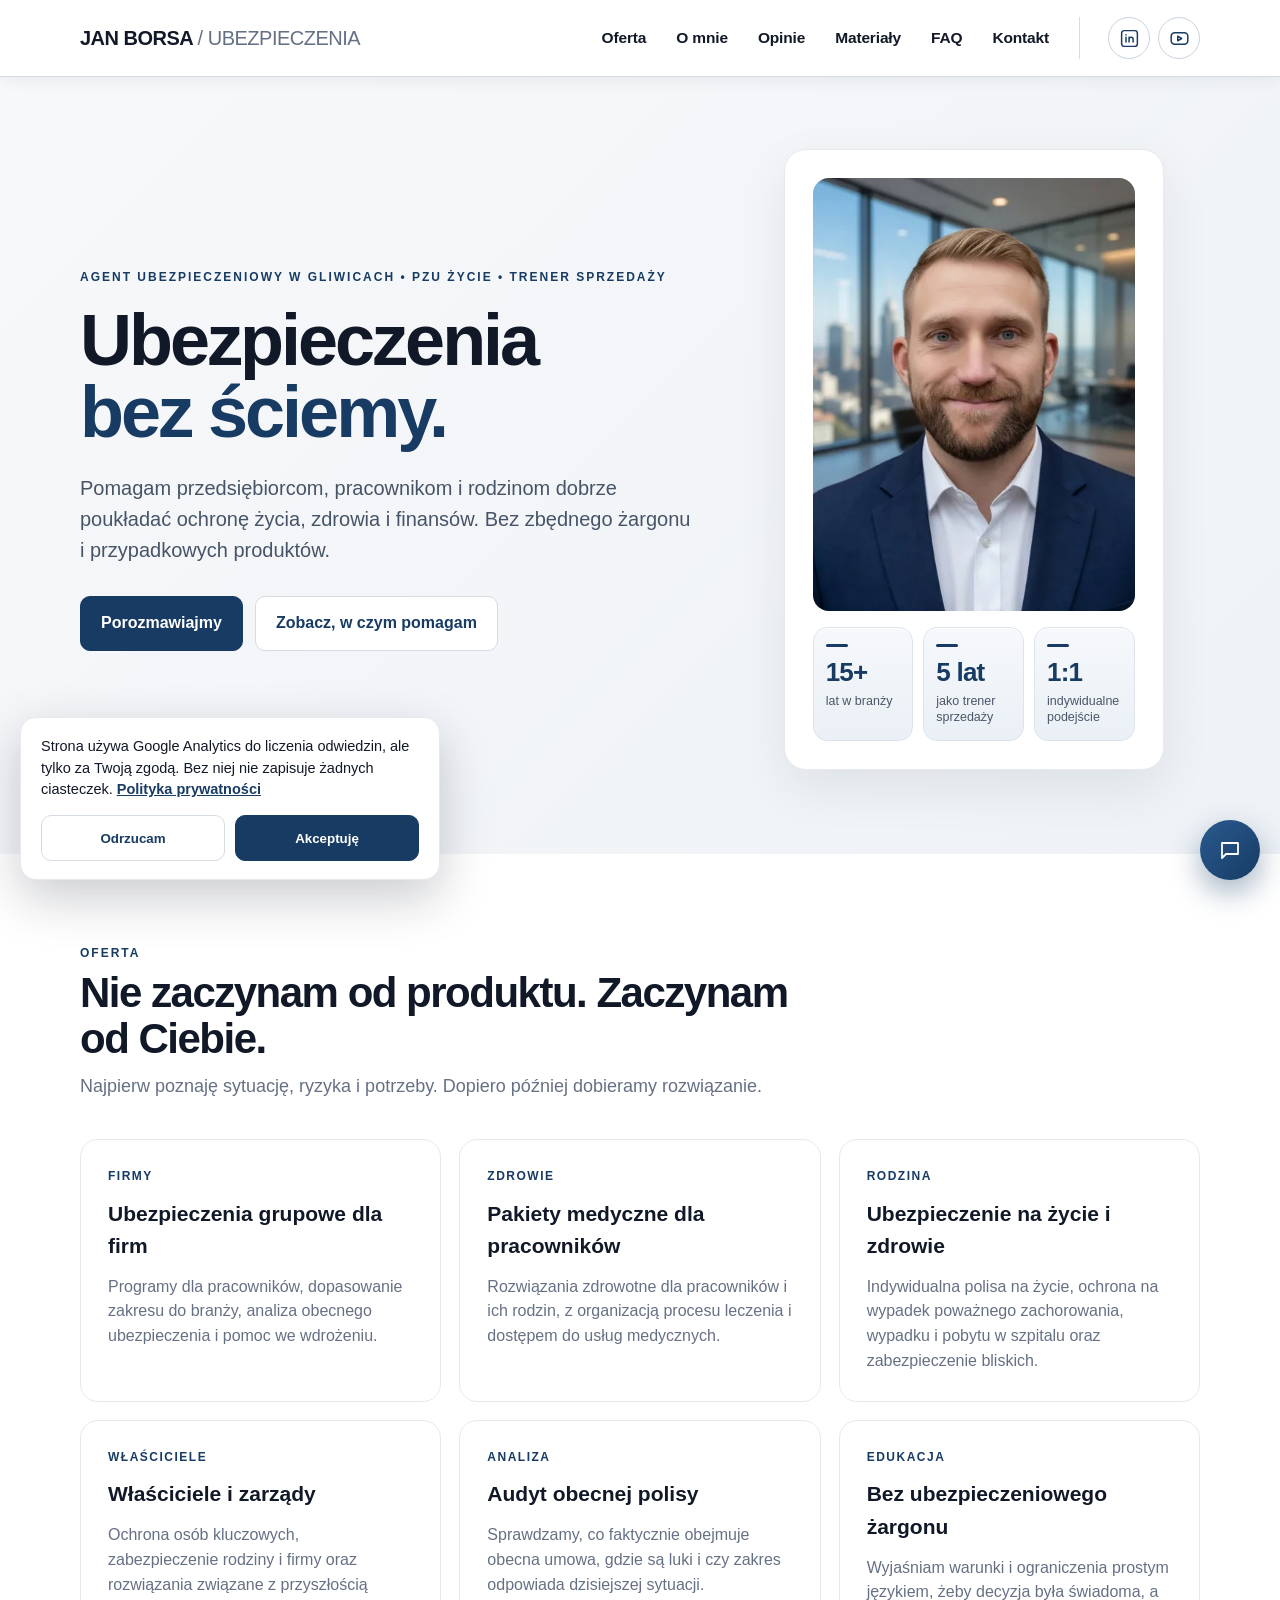
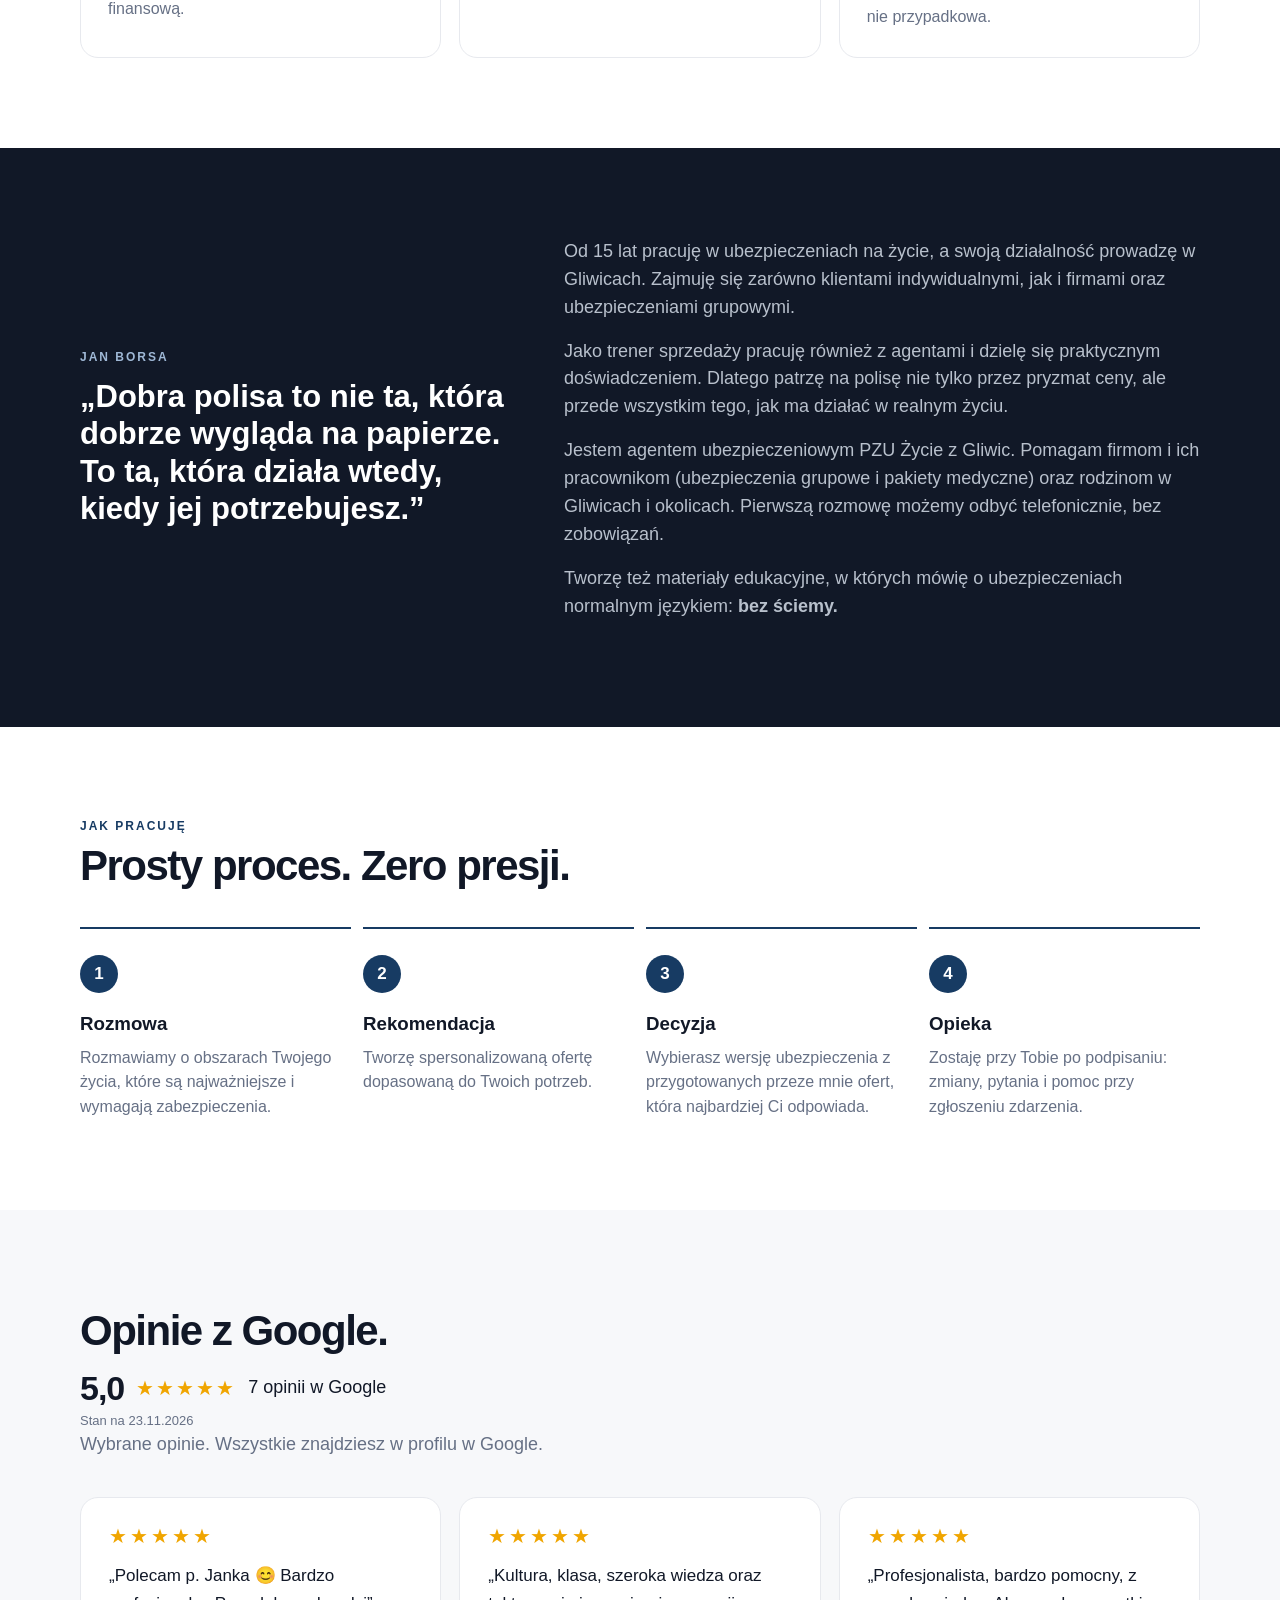
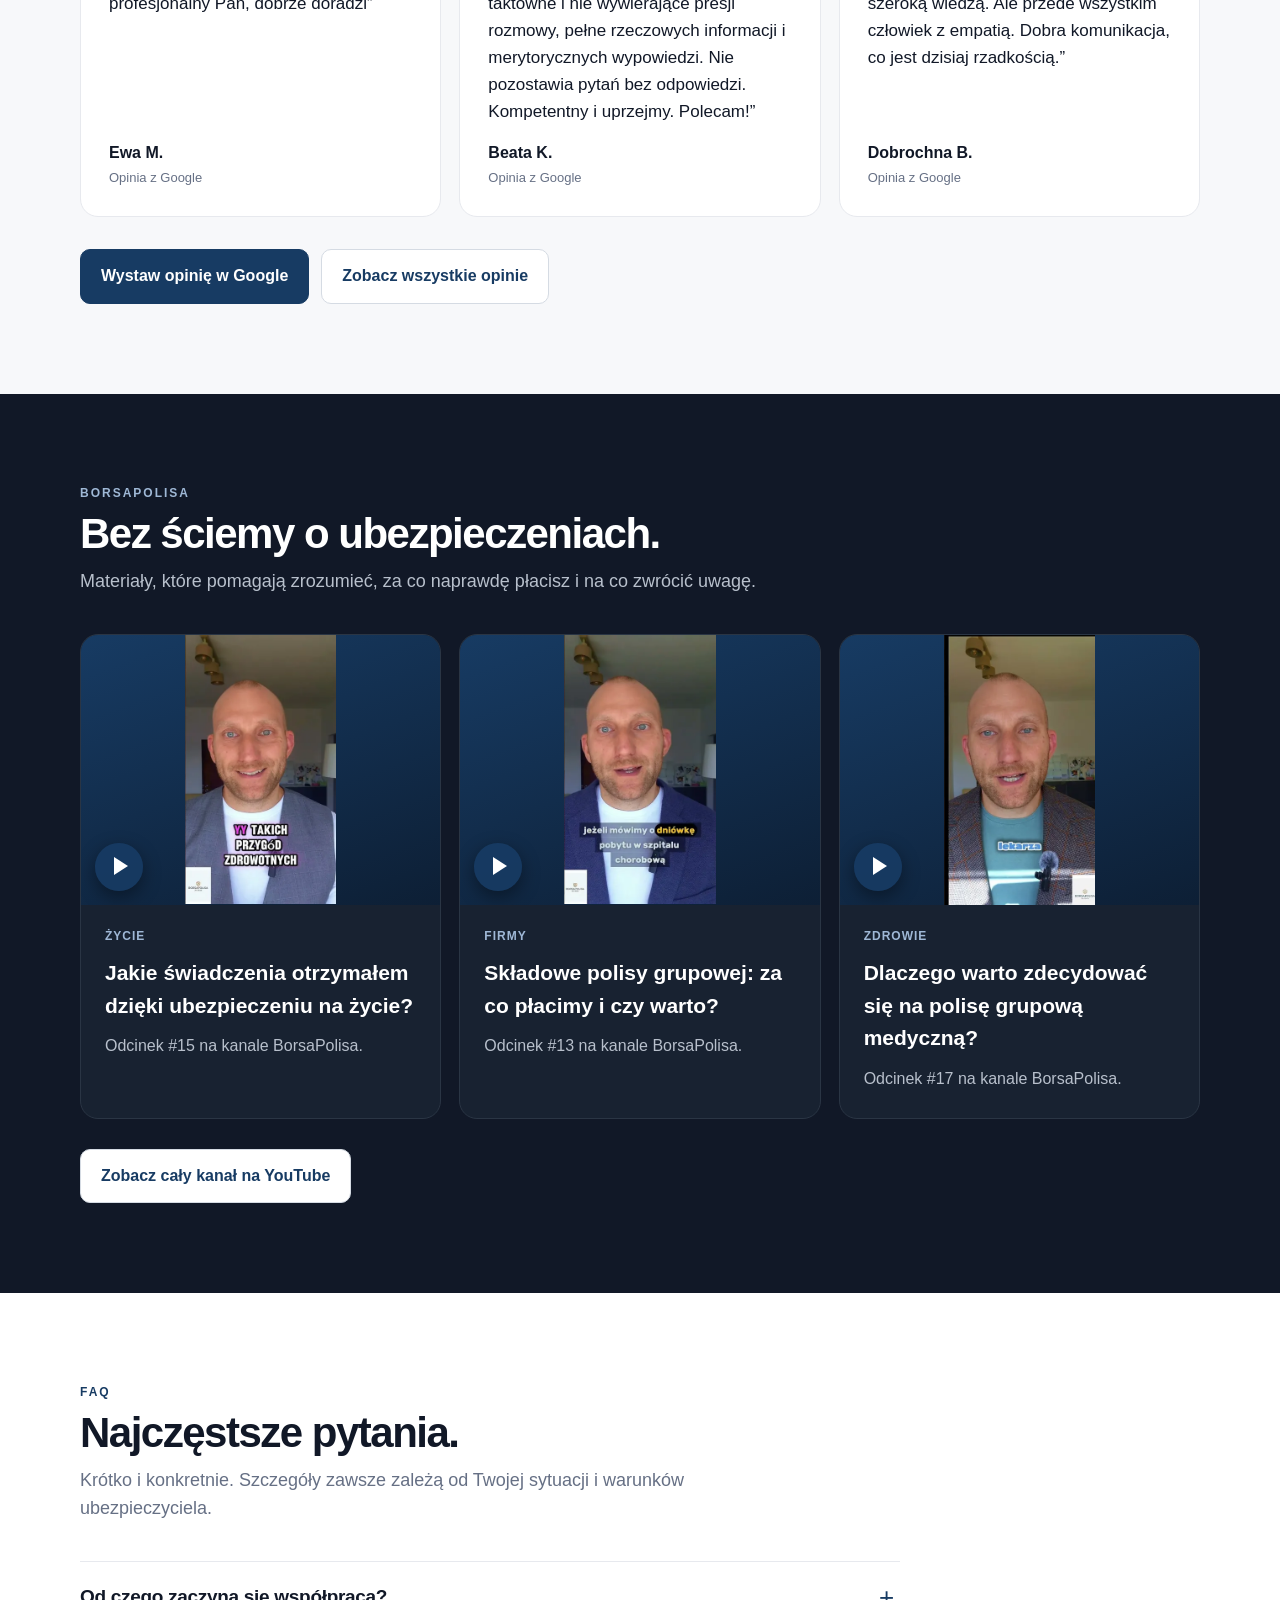
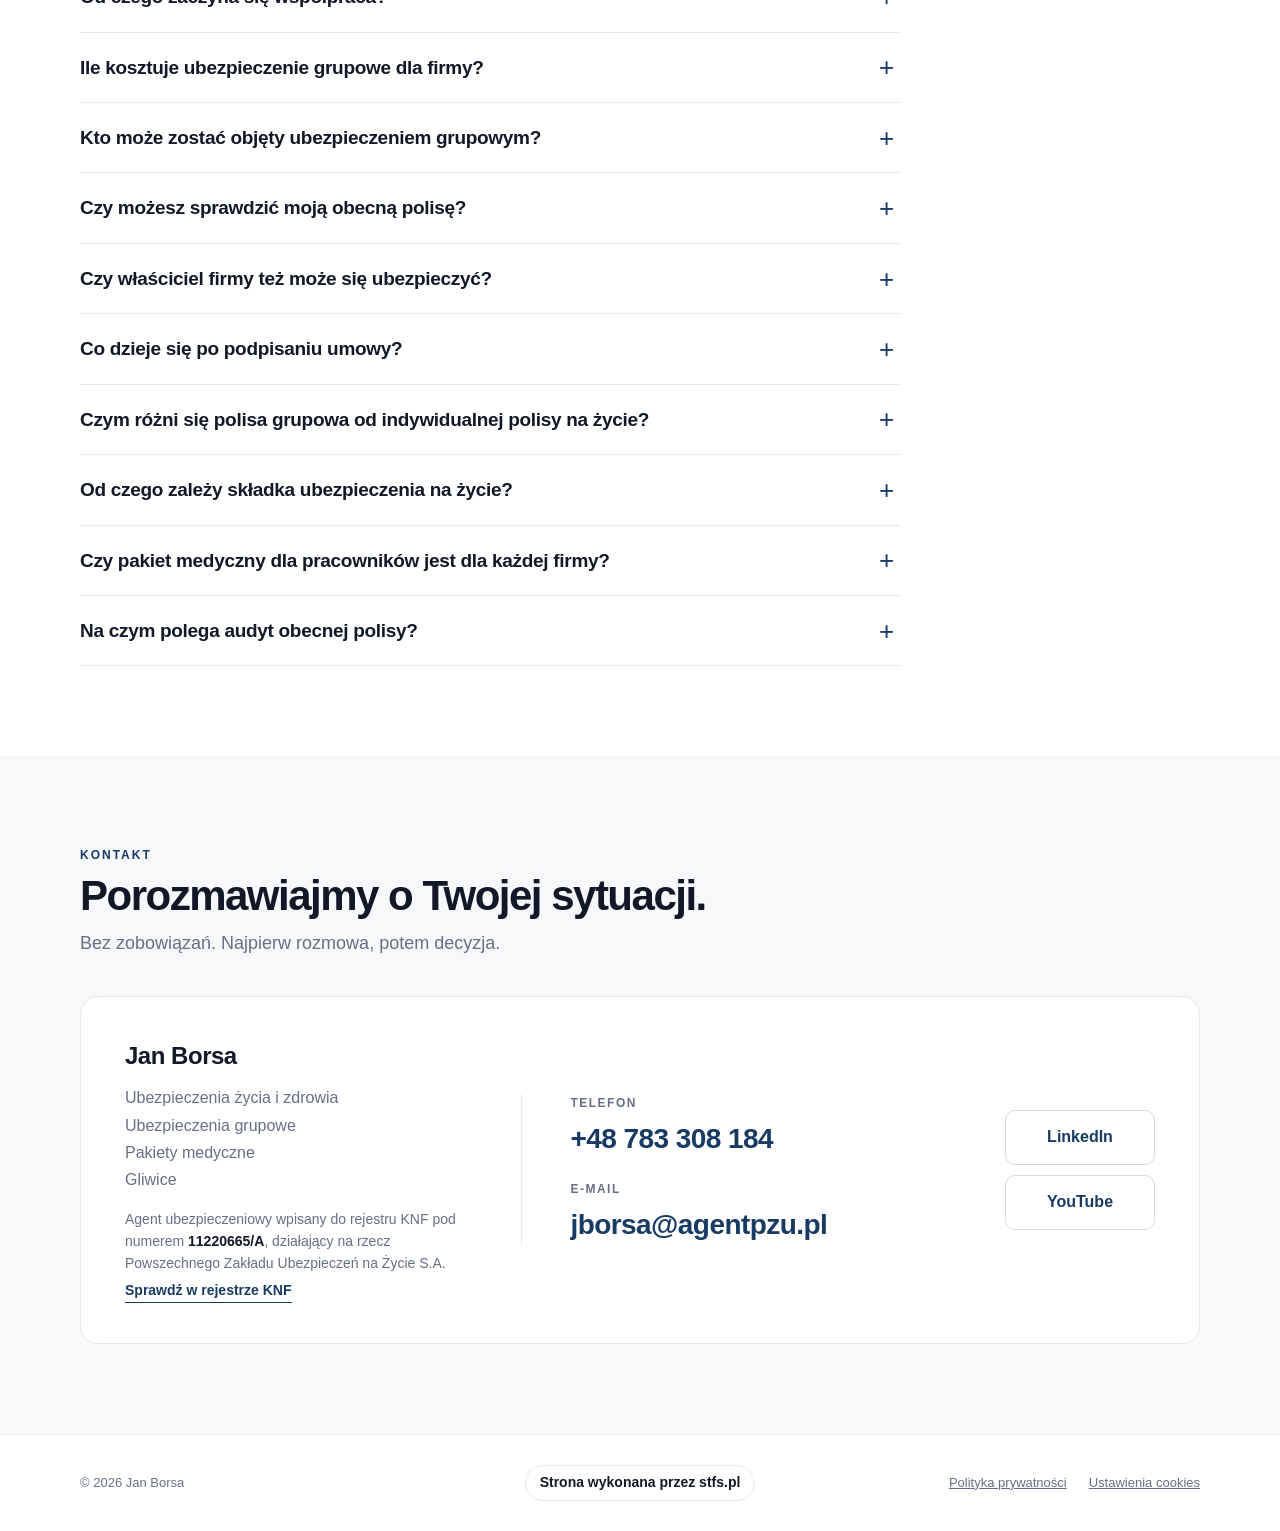
<file: index.html>
<!DOCTYPE html>
<html lang="pl">
<head>
<meta charset="utf-8">
<meta name="viewport" content="width=device-width,initial-scale=1">
<title>Jan Borsa: ubezpieczenia na życie i grupowe w Gliwicach</title>
<meta name="description" content="Jan Borsa, agent ubezpieczeniowy w Gliwicach. Ubezpieczenia na życie, ubezpieczenia grupowe dla firm i pakiety medyczne dla pracowników. 15 lat doświadczenia.">
<meta name="ga-id" content="G-WTMNRVYCN1">
<meta name="theme-color" content="#173b63">
<meta property="og:title" content="Jan Borsa: ubezpieczenia na życie i grupowe w Gliwicach">
<meta property="og:description" content="Agent ubezpieczeniowy w Gliwicach: ubezpieczenia na życie, ubezpieczenia grupowe dla firm i pakiety medyczne dla pracowników.">
<meta property="og:type" content="website">
<meta property="og:site_name" content="Jan Borsa">
<meta property="og:url" content="https://janborsa.pl/">
<meta property="og:locale" content="pl_PL">
<meta property="og:image" content="https://janborsa.pl/og-image.png">
<meta name="twitter:card" content="summary_large_image">
<link rel="canonical" href="https://janborsa.pl/">
<script type="application/ld+json">{"@context":"https://schema.org","@type":"FAQPage","mainEntity":[{"@type":"Question","name":"Od czego zaczyna się współpraca?","acceptedAnswer":{"@type":"Answer","text":"Od krótkiej rozmowy o Twojej sytuacji: rodzinie, firmie, obecnych zabezpieczeniach i obawach. Dopiero potem pokazuję rozwiązania."}},{"@type":"Question","name":"Ile kosztuje ubezpieczenie grupowe dla firmy?","acceptedAnswer":{"@type":"Answer","text":"Składka zależy między innymi od liczby osób, branży i wybranego zakresu. Po rozmowie przygotowuję wariant dopasowany do firmy, bez zobowiązań."}},{"@type":"Question","name":"Kto może zostać objęty ubezpieczeniem grupowym?","acceptedAnswer":{"@type":"Answer","text":"To zależy od warunków konkretnej oferty. Sprawdzamy, czy obejmuje pracowników na etacie, zleceniu czy B2B, zanim podejmiesz decyzję."}},{"@type":"Question","name":"Czy możesz sprawdzić moją obecną polisę?","acceptedAnswer":{"@type":"Answer","text":"Tak. Przechodzimy przez zakres, wyłączenia i sumy ubezpieczenia, żeby ocenić, czy polisa odpowiada Twojej dzisiejszej sytuacji."}},{"@type":"Question","name":"Czy właściciel firmy też może się ubezpieczyć?","acceptedAnswer":{"@type":"Answer","text":"Tak. Dla właścicieli, wspólników i osób kluczowych są osobne rozwiązania, które zabezpieczają rodzinę i ciągłość firmy."}},{"@type":"Question","name":"Co dzieje się po podpisaniu umowy?","acceptedAnswer":{"@type":"Answer","text":"Zostaję do Twojej dyspozycji. Pomagam w zmianach, pytaniach o zakres i w razie potrzeby przy zgłoszeniu zdarzenia."}},{"@type":"Question","name":"Czym różni się polisa grupowa od indywidualnej polisy na życie?","acceptedAnswer":{"@type":"Answer","text":"Polisa grupowa obejmuje pracowników jednej firmy w ramach jednej umowy, a zakres i składkę ustala się dla całej grupy. Indywidualna polisa na życie jest dopasowana do jednej osoby, jej rodziny i sytuacji finansowej. Pomagam wybrać rozwiązanie, które ma sens w Twoim przypadku."}},{"@type":"Question","name":"Od czego zależy składka ubezpieczenia na życie?","acceptedAnswer":{"@type":"Answer","text":"Zwykle od wieku, stanu zdrowia, zakresu ochrony, sumy ubezpieczenia i wykonywanego zawodu. Dokładną kwotę poznasz po rozmowie i ocenie ubezpieczyciela, bez zobowiązań."}},{"@type":"Question","name":"Czy pakiet medyczny dla pracowników jest dla każdej firmy?","acceptedAnswer":{"@type":"Answer","text":"Pakiet można dopasować do wielkości firmy i potrzeb pracowników. Warunki, takie jak minimalna liczba osób, zależą od oferty ubezpieczyciela, więc sprawdzam je, zanim przygotuję propozycję."}},{"@type":"Question","name":"Na czym polega audyt obecnej polisy?","acceptedAnswer":{"@type":"Answer","text":"Sprawdzam zakres, wyłączenia i sumy ubezpieczenia w obecnej umowie, wskazuję luki i porównuję je z Twoją dzisiejszą sytuacją, żebyś mógł świadomie zdecydować, co zostawić, a co zmienić."}}]}</script>
<script type="application/ld+json">{"@context":"https://schema.org","@type":"Person","name":"Jan Borsa","jobTitle":"Doradca ubezpieczeniowy, trener sprzedaży","description":"Agent ubezpieczeniowy w Gliwicach. Ubezpieczenia na życie, ubezpieczenia grupowe dla firm i pakiety medyczne dla pracowników. 15 lat doświadczenia.","url":"https://janborsa.pl/","sameAs":["https://www.linkedin.com/in/jan-teodor-borsa-3abaa2ab/","https://www.youtube.com/@borsapolisa"],"email":"jborsa@agentpzu.pl","telephone":"+48783308184","knowsAbout":["ubezpieczenia na życie","polisa na życie","ubezpieczenia grupowe","ubezpieczenia dla firm","pakiety medyczne dla pracowników","audyt polisy"],"address":{"@type":"PostalAddress","addressLocality":"Gliwice","addressCountry":"PL"},"areaServed":{"@type":"City","name":"Gliwice"}}</script>
<link rel="apple-touch-icon" href="images/apple-touch-icon.png">
<link rel="icon" href="favicon.ico" sizes="48x48">
<link rel="icon" type="image/svg+xml" href="favicon.svg">
<link rel="icon" type="image/png" sizes="96x96" href="images/favicon-96.png">
<link rel="icon" type="image/png" sizes="192x192" href="images/favicon-192.png">
<link rel="preload" as="image" type="image/webp" href="images/jan-borsa-hero-440.webp" imagesrcset="images/jan-borsa-hero-440.webp 440w, images/jan-borsa-hero-660.webp 660w, images/jan-borsa-hero-880.webp 880w" imagesizes="(max-width:800px) 90vw, 330px" fetchpriority="high">
<link rel="stylesheet" href="style.css?v=20261124e">
</head>
<body>
<a class="skip" href="#oferta">Przejdź do treści</a>

<header class="site-header">
<div class="container nav">
<a class="logo" href="./">JAN BORSA <span>/ UBEZPIECZENIA</span></a>
<div class="nav-right">
<nav class="nav-links" aria-label="Menu główne"><a href="#oferta">Oferta</a><a href="#o-mnie">O mnie</a><a href="#opinie">Opinie</a><a href="#media">Materiały</a><a href="#faq">FAQ</a><a href="#kontakt">Kontakt</a></nav>
<div class="nav-social">
<a href="https://www.linkedin.com/in/jan-teodor-borsa-3abaa2ab/" target="_blank" rel="noopener" aria-label="LinkedIn Jana Borsy"><svg viewBox="0 0 24 24" aria-hidden="true"><rect x="3" y="3" width="18" height="18" rx="3"/><path d="M8 10.5V16M8 7.8v.1M11.5 16v-3.2a2.3 2.3 0 0 1 4.6 0V16M11.5 10.5V16"/></svg></a>
<a href="https://www.youtube.com/@borsapolisa" target="_blank" rel="noopener" aria-label="Kanał BorsaPolisa na YouTube"><svg viewBox="0 0 24 24" aria-hidden="true"><rect x="2.5" y="5.5" width="19" height="13" rx="4"/><path d="M10 9.4v5.2l4.4-2.6L10 9.4Z"/></svg></a>
</div>
</div>
<button class="burger" id="burger" type="button" aria-label="Otwórz menu" aria-expanded="false" aria-controls="drawer"><span></span><span></span><span></span></button>
</div>
</header>

<div class="backdrop" id="backdrop"></div>
<aside class="drawer" id="drawer" aria-hidden="true" aria-label="Menu">
<div class="drawer-top"><div class="logo">JAN BORSA</div><button class="drawer-close" id="drawer-close" type="button" aria-label="Zamknij menu">&times;</button></div>
<ol>
<li><a href="#oferta">Oferta</a></li>
<li><a href="#o-mnie">O mnie</a></li>
<li><a href="#proces">Jak pracuję</a></li>
<li><a href="#opinie">Opinie</a></li>
<li><a href="#media">Materiały</a></li>
<li><a href="#faq">FAQ</a></li>
<li><a href="#kontakt">Kontakt</a></li>
</ol>
<div class="drawer-social"><a href="https://www.linkedin.com/in/jan-teodor-borsa-3abaa2ab/" target="_blank" rel="noopener">LinkedIn</a><a href="https://www.youtube.com/@borsapolisa" target="_blank" rel="noopener">YouTube</a></div>
<a class="btn" href="#kontakt">Porozmawiajmy</a>
</aside>

<main id="top">
<section class="hero" id="start">
<div class="container hero-grid">
<div>
<div class="eyebrow">Agent ubezpieczeniowy w Gliwicach • PZU Życie • trener sprzedaży</div>
<h1>Ubezpieczenia<br><span>bez ściemy.</span></h1>
<p class="lead">Pomagam przedsiębiorcom, pracownikom i rodzinom dobrze poukładać ochronę życia, zdrowia i finansów. Bez zbędnego żargonu i przypadkowych produktów.</p>
<div class="actions"><a class="btn" href="#kontakt">Porozmawiajmy</a><a class="btn light" href="#oferta">Zobacz, w czym pomagam</a></div>
</div>
<div class="hero-card">
<div class="avatar"><picture><source type="image/webp" srcset="images/jan-borsa-hero-440.webp 440w, images/jan-borsa-hero-660.webp 660w, images/jan-borsa-hero-880.webp 880w" sizes="(max-width:800px) 90vw, 330px"><img src="images/jan-borsa-hero-440.jpg" width="880" height="1184" alt="Jan Borsa, agent ubezpieczeniowy w Gliwicach" fetchpriority="high" decoding="async" draggable="false"></picture></div>
<div class="stats"><div class="stat"><b>15+</b><small>lat w branży</small></div><div class="stat"><b>5 lat</b><small>jako trener sprzedaży</small></div><div class="stat"><b>1:1</b><small>indywidualne podejście</small></div></div>
</div>
</div>
</section>

<section id="oferta">
<div class="container">
<div class="section-head"><div class="eyebrow">Oferta</div><h2>Nie zaczynam od produktu. Zaczynam od Ciebie.</h2><p>Najpierw poznaję sytuację, ryzyka i potrzeby. Dopiero później dobieramy rozwiązanie.</p></div>
<div class="cards">
<div class="card"><div class="num"><span>FIRMY</span></div><h3>Ubezpieczenia grupowe dla firm</h3><p>Programy dla pracowników, dopasowanie zakresu do branży, analiza obecnego ubezpieczenia i pomoc we wdrożeniu.</p></div>
<div class="card"><div class="num"><span>ZDROWIE</span></div><h3>Pakiety medyczne dla pracowników</h3><p>Rozwiązania zdrowotne dla pracowników i ich rodzin, z organizacją procesu leczenia i dostępem do usług medycznych.</p></div>
<div class="card"><div class="num"><span>RODZINA</span></div><h3>Ubezpieczenie na życie i zdrowie</h3><p>Indywidualna polisa na życie, ochrona na wypadek poważnego zachorowania, wypadku i pobytu w szpitalu oraz zabezpieczenie bliskich.</p></div>
<div class="card"><div class="num"><span>WŁAŚCICIELE</span></div><h3>Właściciele i zarządy</h3><p>Ochrona osób kluczowych, zabezpieczenie rodziny i firmy oraz rozwiązania związane z przyszłością finansową.</p></div>
<div class="card"><div class="num"><span>ANALIZA</span></div><h3>Audyt obecnej polisy</h3><p>Sprawdzamy, co faktycznie obejmuje obecna umowa, gdzie są luki i czy zakres odpowiada dzisiejszej sytuacji.</p></div>
<div class="card"><div class="num"><span>EDUKACJA</span></div><h3>Bez ubezpieczeniowego żargonu</h3><p>Wyjaśniam warunki i ograniczenia prostym językiem, żeby decyzja była świadoma, a nie przypadkowa.</p></div>
</div>
</div>
</section>

<section class="dark" id="o-mnie">
<div class="container about">
<div><div class="eyebrow">Jan Borsa</div><div class="quote">„Dobra polisa to nie ta, która dobrze wygląda na papierze. To ta, która działa wtedy, kiedy jej potrzebujesz.”</div></div>
<div><p>Od 15 lat pracuję w ubezpieczeniach na życie, a swoją działalność prowadzę w Gliwicach. Zajmuję się zarówno klientami indywidualnymi, jak i firmami oraz ubezpieczeniami grupowymi.</p><p>Jako trener sprzedaży pracuję również z agentami i dzielę się praktycznym doświadczeniem. Dlatego patrzę na polisę nie tylko przez pryzmat ceny, ale przede wszystkim tego, jak ma działać w realnym życiu.</p><p>Jestem agentem ubezpieczeniowym PZU Życie z Gliwic. Pomagam firmom i ich pracownikom (ubezpieczenia grupowe i pakiety medyczne) oraz rodzinom w Gliwicach i okolicach. Pierwszą rozmowę możemy odbyć telefonicznie, bez zobowiązań.</p>
<p>Tworzę też materiały edukacyjne, w których mówię o ubezpieczeniach normalnym językiem: <strong>bez ściemy.</strong></p></div>
</div>
</section>

<section id="proces">
<div class="container">
<div class="section-head"><div class="eyebrow">Jak pracuję</div><h2>Prosty proces. Zero presji.</h2></div>
<div class="process">
<div class="step"><b>1</b><h3>Rozmowa</h3><p>Rozmawiamy o obszarach Twojego życia, które są najważniejsze i wymagają zabezpieczenia.</p></div>
<div class="step"><b>2</b><h3>Rekomendacja</h3><p>Tworzę spersonalizowaną ofertę dopasowaną do Twoich potrzeb.</p></div>
<div class="step"><b>3</b><h3>Decyzja</h3><p>Wybierasz wersję ubezpieczenia z przygotowanych przeze mnie ofert, która najbardziej Ci odpowiada.</p></div>
<div class="step"><b>4</b><h3>Opieka</h3><p>Zostaję przy Tobie po podpisaniu: zmiany, pytania i pomoc przy zgłoszeniu zdarzenia.</p></div>
</div>
</div>
</section>

<section id="opinie" class="reviews-sec">
<div class="container">
<div class="section-head"><h2>Opinie z Google.</h2><p class="rating-line"><strong id="g-rating">5,0</strong><span class="stars" role="img" aria-label="Ocena 5 na 5">&#9733;&#9733;&#9733;&#9733;&#9733;</span><span><span id="g-count">7 opinii</span> w Google</span><small>Stan na <span id="g-date">23.11.2026</span></small></p><p>Wybrane opinie. Wszystkie znajdziesz w profilu w Google.</p></div>
<div class="reviews">
<article class="review"><span class="stars" role="img" aria-label="Ocena 5 na 5">&#9733;&#9733;&#9733;&#9733;&#9733;</span><blockquote>„Polecam p. Janka 😊 Bardzo profesjonalny Pan, dobrze doradzi”</blockquote><div class="who">Ewa M.<small>Opinia z Google</small></div></article>
<article class="review"><span class="stars" role="img" aria-label="Ocena 5 na 5">&#9733;&#9733;&#9733;&#9733;&#9733;</span><blockquote>„Kultura, klasa, szeroka wiedza oraz taktowne i nie wywierające presji rozmowy, pełne rzeczowych informacji i merytorycznych wypowiedzi. Nie pozostawia pytań bez odpowiedzi. Kompetentny i uprzejmy. Polecam!”</blockquote><div class="who">Beata K.<small>Opinia z Google</small></div></article>
<article class="review"><span class="stars" role="img" aria-label="Ocena 5 na 5">&#9733;&#9733;&#9733;&#9733;&#9733;</span><blockquote>„Profesjonalista, bardzo pomocny, z szeroką wiedzą. Ale przede wszystkim człowiek z empatią. Dobra komunikacja, co jest dzisiaj rzadkością.”</blockquote><div class="who">Dobrochna B.<small>Opinia z Google</small></div></article>
</div>
<div class="actions reviews-cta"><a class="btn" href="https://g.page/r/CXWPvZvODEOFEAE/review" target="_blank" rel="noopener">Wystaw opinię w Google</a><a class="btn light" href="https://g.page/r/CXWPvZvODEOFEAE" target="_blank" rel="noopener">Zobacz wszystkie opinie</a></div>
</div>
</section>

<section id="media" class="dark">
<div class="container">
<div class="section-head"><div class="eyebrow">BorsaPolisa</div><h2>Bez ściemy o ubezpieczeniach.</h2><p>Materiały, które pomagają zrozumieć, za co naprawdę płacisz i na co zwrócić uwagę.</p></div>
<div class="media">
<a class="card video" href="https://www.youtube.com/watch?v=rmVHLTEjoDM" target="_blank" rel="noopener"><span class="thumb"><picture><source type="image/webp" srcset="images/film-zycie-360.webp"><img src="images/film-zycie-360.jpg" width="360" height="640" alt="" loading="lazy" decoding="async"></picture><span class="play" aria-hidden="true"></span></span><div class="vtext"><div class="tag">Życie</div><h3>Jakie świadczenia otrzymałem dzięki ubezpieczeniu na życie?</h3><p>Odcinek #15 na kanale BorsaPolisa.</p></div></a>
<a class="card video" href="https://www.youtube.com/watch?v=pMeIC4JHuJY" target="_blank" rel="noopener"><span class="thumb"><picture><source type="image/webp" srcset="images/film-firmy-360.webp"><img src="images/film-firmy-360.jpg" width="360" height="640" alt="" loading="lazy" decoding="async"></picture><span class="play" aria-hidden="true"></span></span><div class="vtext"><div class="tag">Firmy</div><h3>Składowe polisy grupowej: za co płacimy i czy warto?</h3><p>Odcinek #13 na kanale BorsaPolisa.</p></div></a>
<a class="card video" href="https://www.youtube.com/watch?v=3OYVxTwHnvA" target="_blank" rel="noopener"><span class="thumb"><picture><source type="image/webp" srcset="images/film-zdrowie-360.webp"><img src="images/film-zdrowie-360.jpg" width="360" height="640" alt="" loading="lazy" decoding="async"></picture><span class="play" aria-hidden="true"></span></span><div class="vtext"><div class="tag">Zdrowie</div><h3>Dlaczego warto zdecydować się na polisę grupową medyczną?</h3><p>Odcinek #17 na kanale BorsaPolisa.</p></div></a>
</div>
<div class="actions"><a class="btn light" href="https://www.youtube.com/@borsapolisa" target="_blank" rel="noopener">Zobacz cały kanał na YouTube</a></div>
</div>
</section>

<section id="faq">
<div class="container">
<div class="section-head"><div class="eyebrow">FAQ</div><h2>Najczęstsze pytania.</h2><p>Krótko i konkretnie. Szczegóły zawsze zależą od Twojej sytuacji i warunków ubezpieczyciela.</p></div>
<div class="faq">
<details><summary>Od czego zaczyna się współpraca?</summary><p>Od krótkiej rozmowy o Twojej sytuacji: rodzinie, firmie, obecnych zabezpieczeniach i obawach. Dopiero potem pokazuję rozwiązania.</p></details>
<details><summary>Ile kosztuje ubezpieczenie grupowe dla firmy?</summary><p>Składka zależy między innymi od liczby osób, branży i wybranego zakresu. Po rozmowie przygotowuję wariant dopasowany do firmy, bez zobowiązań.</p></details>
<details><summary>Kto może zostać objęty ubezpieczeniem grupowym?</summary><p>To zależy od warunków konkretnej oferty. Sprawdzamy, czy obejmuje pracowników na etacie, zleceniu czy B2B, zanim podejmiesz decyzję.</p></details>
<details><summary>Czy możesz sprawdzić moją obecną polisę?</summary><p>Tak. Przechodzimy przez zakres, wyłączenia i sumy ubezpieczenia, żeby ocenić, czy polisa odpowiada Twojej dzisiejszej sytuacji.</p></details>
<details><summary>Czy właściciel firmy też może się ubezpieczyć?</summary><p>Tak. Dla właścicieli, wspólników i osób kluczowych są osobne rozwiązania, które zabezpieczają rodzinę i ciągłość firmy.</p></details>
<details><summary>Co dzieje się po podpisaniu umowy?</summary><p>Zostaję do Twojej dyspozycji. Pomagam w zmianach, pytaniach o zakres i w razie potrzeby przy zgłoszeniu zdarzenia.</p></details>
<details><summary>Czym różni się polisa grupowa od indywidualnej polisy na życie?</summary><p>Polisa grupowa obejmuje pracowników jednej firmy w ramach jednej umowy, a zakres i składkę ustala się dla całej grupy. Indywidualna polisa na życie jest dopasowana do jednej osoby, jej rodziny i sytuacji finansowej. Pomagam wybrać rozwiązanie, które ma sens w Twoim przypadku.</p></details>
<details><summary>Od czego zależy składka ubezpieczenia na życie?</summary><p>Zwykle od wieku, stanu zdrowia, zakresu ochrony, sumy ubezpieczenia i wykonywanego zawodu. Dokładną kwotę poznasz po rozmowie i ocenie ubezpieczyciela, bez zobowiązań.</p></details>
<details><summary>Czy pakiet medyczny dla pracowników jest dla każdej firmy?</summary><p>Pakiet można dopasować do wielkości firmy i potrzeb pracowników. Warunki, takie jak minimalna liczba osób, zależą od oferty ubezpieczyciela, więc sprawdzam je, zanim przygotuję propozycję.</p></details>
<details><summary>Na czym polega audyt obecnej polisy?</summary><p>Sprawdzam zakres, wyłączenia i sumy ubezpieczenia w obecnej umowie, wskazuję luki i porównuję je z Twoją dzisiejszą sytuacją, żebyś mógł świadomie zdecydować, co zostawić, a co zmienić.</p></details>
</div>
</div>
</section>

<section id="kontakt" class="contact">
<div class="container">
<div class="section-head"><div class="eyebrow">Kontakt</div><h2>Porozmawiajmy o Twojej sytuacji.</h2><p>Bez zobowiązań. Najpierw rozmowa, potem decyzja.</p></div>
<div class="contact-grid">
<div class="contact-box">
<div class="contact-who"><h3>Jan Borsa</h3><p>Ubezpieczenia życia i zdrowia<br>Ubezpieczenia grupowe<br>Pakiety medyczne<br>Gliwice</p><p class="reg">Agent ubezpieczeniowy wpisany do rejestru KNF pod numerem <strong>11220665/A</strong>, działający na rzecz Powszechnego Zakładu Ubezpieczeń na Życie S.A. <a href="https://rpu.knf.gov.pl/search/agent/11220665%2FA/363463" target="_blank" rel="noopener">Sprawdź w rejestrze KNF</a></p></div>
<div class="contact-main">
<div><span class="lbl">Telefon</span><a href="tel:+48783308184">+48 783 308 184</a></div>
<div><span class="lbl">E-mail</span><a href="mailto:jborsa@agentpzu.pl">jborsa@agentpzu.pl</a></div>
</div>
<div class="contact-soc"><a class="btn light" href="https://www.linkedin.com/in/jan-teodor-borsa-3abaa2ab/" target="_blank" rel="noopener">LinkedIn</a><a class="btn light" href="https://www.youtube.com/@borsapolisa" target="_blank" rel="noopener">YouTube</a></div>
</div>
</div>
</div>
</section>
</main>
<footer><div class="container foot"><span class="foot-copy">© 2026 Jan Borsa</span><a class="foot-credit" href="https://stfs.pl" target="_blank" rel="noopener">Strona wykonana przez stfs.pl</a><span class="foot-right"><a class="foot-policy" href="polityka-prywatnosci">Polityka prywatności</a><button type="button" class="foot-cookies" id="cookie-settings" hidden>Ustawienia cookies</button></span></div></footer>

<div class="help-widget" id="helpWidget">
<div class="help-panel" id="helpPanel" role="region" aria-label="Szybka pomoc">
<p class="help-title">Jak mogę pomóc?</p>
<p>Wybierz, czego szukasz, a przeniosę Cię od razu we właściwe miejsce.</p>
<a href="#oferta"><svg viewBox="0 0 24 24" aria-hidden="true"><path d="M5 4.5h14v15H5z"/><path d="M8.5 9h7M8.5 12.5h7M8.5 16h4"/></svg> Zobacz ofertę</a>
<a href="#media"><svg viewBox="0 0 24 24" aria-hidden="true"><rect x="3" y="5" width="18" height="14" rx="3"/><path d="M10.5 9.5v5l4-2.5-4-2.5Z"/></svg> Obejrzyj materiały</a>
<a href="#faq"><svg viewBox="0 0 24 24" aria-hidden="true"><circle cx="12" cy="12" r="9"/><path d="M9.7 9.6a2.4 2.4 0 1 1 3.4 2.2c-.7.4-1.1.9-1.1 1.7M12 16.8v.1"/></svg> Najczęstsze pytania</a>
<a href="tel:+48783308184"><svg viewBox="0 0 24 24" aria-hidden="true"><path d="M4 4.5c0 8.5 6.9 15.5 15.5 15.5.6 0 1.1-.4 1.1-1l.4-3a1 1 0 0 0-.7-1.1l-4-1a1 1 0 0 0-1.1.4l-1 1.4a12 12 0 0 1-5.9-5.9l1.4-1a1 1 0 0 0 .4-1.1l-1-4A1 1 0 0 0 9 3.4l-3 .4a1 1 0 0 0-1 1.1Z"/></svg> Zadzwoń</a>
<a href="mailto:jborsa@agentpzu.pl?subject=Chc%C4%99%20porozmawia%C4%87%20o%20ubezpieczeniu"><svg viewBox="0 0 24 24" aria-hidden="true"><rect x="3" y="5.5" width="18" height="13" rx="2"/><path d="m3.5 7 8.5 6 8.5-6"/></svg> Napisz e-mail</a>
</div>
<button class="help-toggle" id="helpToggle" type="button" aria-expanded="false" aria-controls="helpPanel" aria-label="Szybka pomoc"><svg viewBox="0 0 24 24" aria-hidden="true"><path d="M4 5h16v11H8l-4 4V5Z"/></svg></button>
</div>

<div class="cookie-bar" id="cookie-bar" role="dialog" aria-label="Zgoda na analitykę" hidden><p>Strona używa Google Analytics do liczenia odwiedzin, ale tylko za Twoją zgodą. Bez niej nie zapisuje żadnych ciasteczek. <a href="polityka-prywatnosci">Polityka prywatności</a></p><div class="cookie-actions"><button type="button" class="btn light" id="cookie-decline">Odrzucam</button><button type="button" class="btn" id="cookie-accept">Akceptuję</button></div></div>

<div class="mobile-bar" id="mobile-bar"><a class="btn light" href="tel:+48783308184">Zadzwoń</a><a class="btn" href="mailto:jborsa@agentpzu.pl?subject=Chc%C4%99%20porozmawia%C4%87%20o%20ubezpieczeniu">Napisz</a></div>

<script src="script.js?v=20261124e" defer></script>
</body>
</html>
</file>
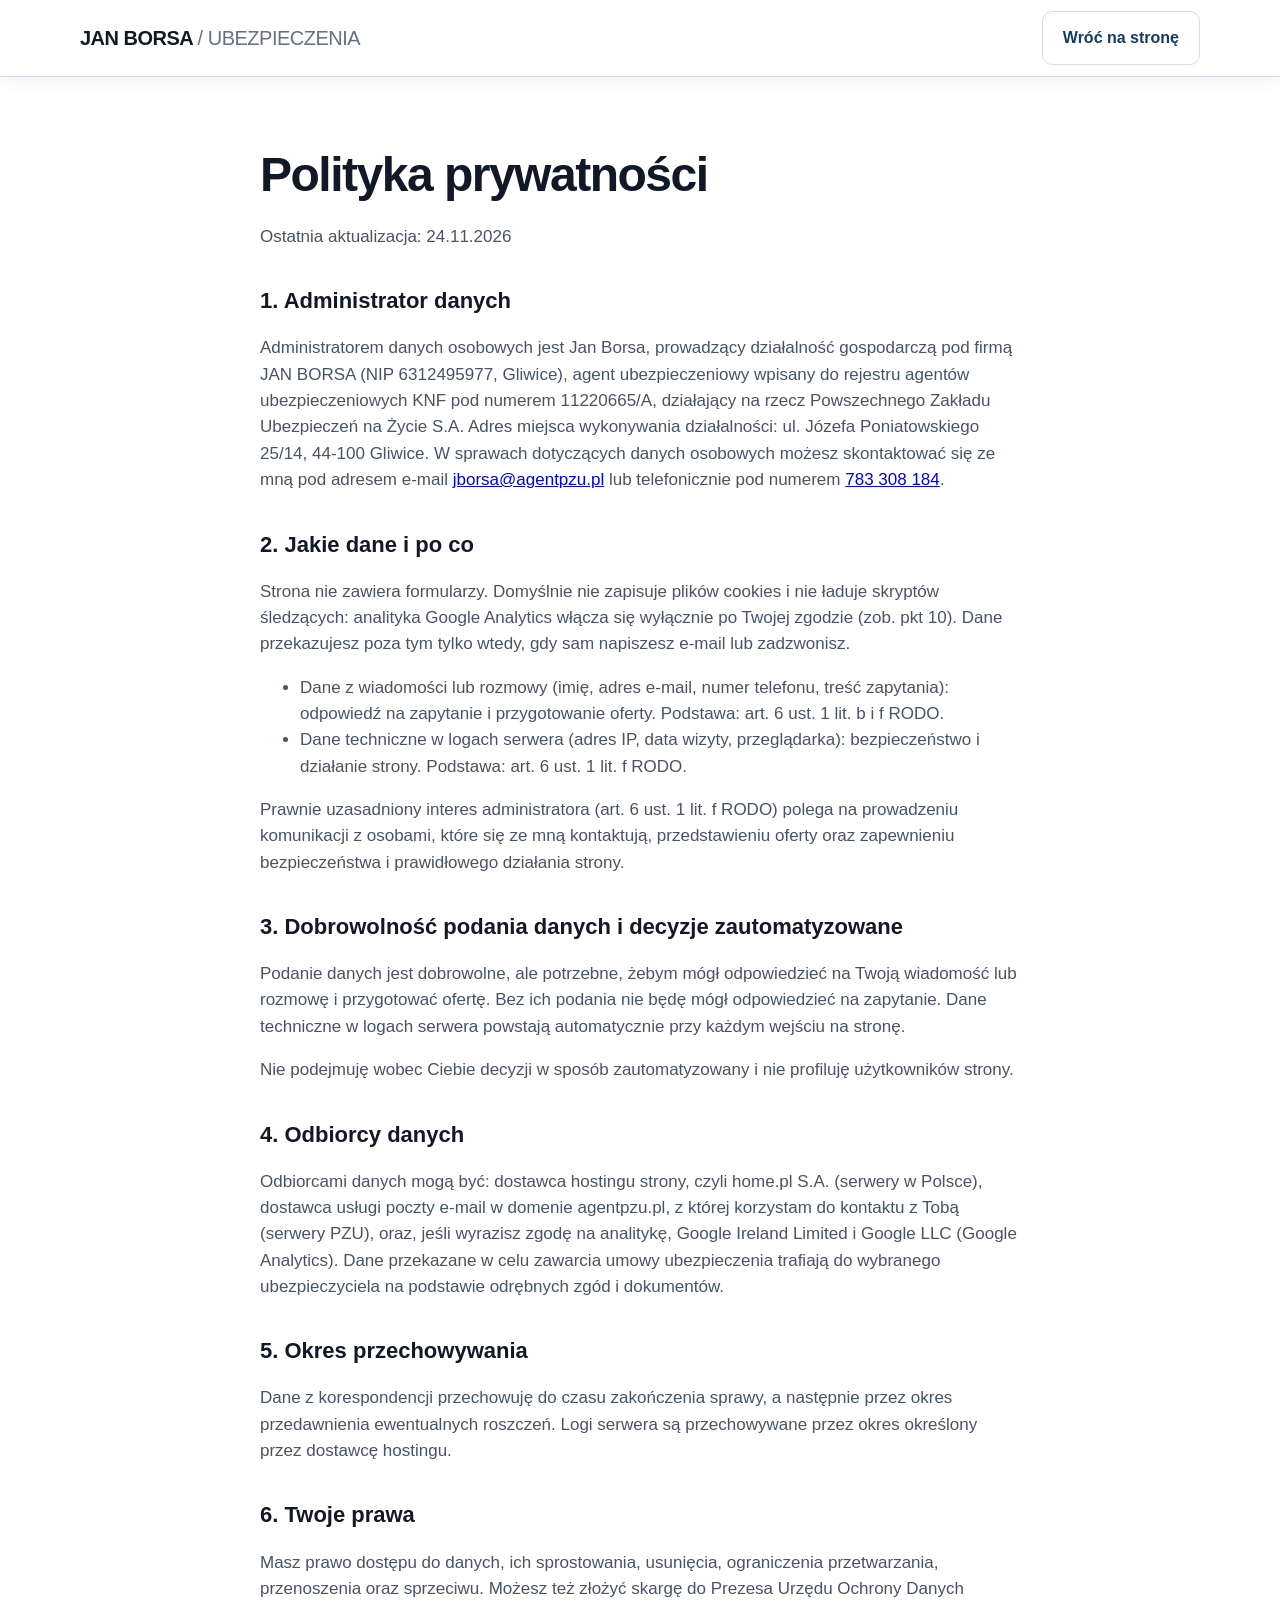
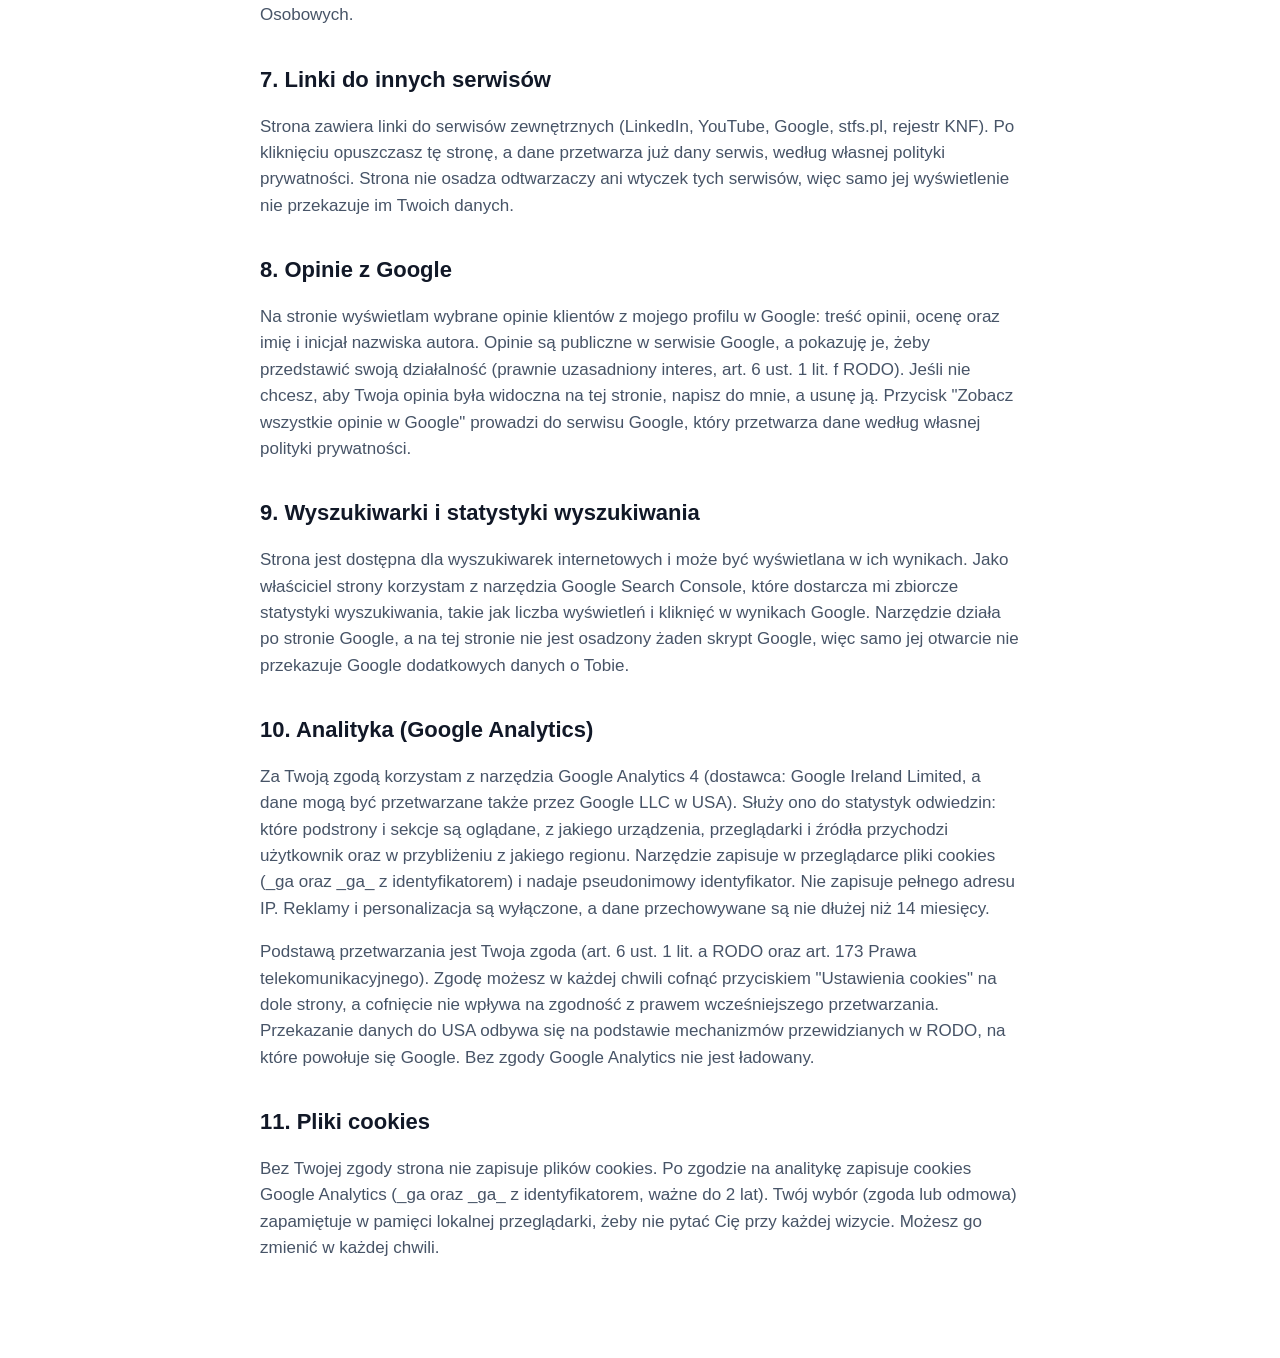
<file: polityka-prywatnosci.html>
<!DOCTYPE html>
<html lang="pl">
<head>
<meta charset="utf-8">
<meta name="viewport" content="width=device-width,initial-scale=1">
<title>Polityka prywatności | Jan Borsa</title>
<meta name="robots" content="noindex">
<link rel="icon" href="favicon.ico" sizes="48x48">
<link rel="icon" type="image/svg+xml" href="favicon.svg">
<link rel="icon" type="image/png" sizes="96x96" href="images/favicon-96.png">
<link rel="icon" type="image/png" sizes="192x192" href="images/favicon-192.png">
<link rel="apple-touch-icon" href="images/apple-touch-icon.png">
<link rel="stylesheet" href="style.css?v=20261124e">
<style>.legal{max-width:760px;padding:56px 0 80px}.legal h1{font-size:clamp(32px,5vw,48px);letter-spacing:-1.5px}.legal h2{font-size:22px;margin:34px 0 8px}.legal p,.legal li{color:#475467;font-size:17px}.todo{background:#fff6d6;padding:1px 5px;border-radius:4px}</style>
</head>
<body>
<header class="site-header"><div class="container nav"><a class="logo" href="./">JAN BORSA <span>/ UBEZPIECZENIA</span></a><a class="btn light" href="./">Wróć na stronę</a></div></header>
<main class="container legal">
<h1>Polityka prywatności</h1>
<p>Ostatnia aktualizacja: 24.11.2026</p>

<h2>1. Administrator danych</h2>
<p>Administratorem danych osobowych jest Jan Borsa, prowadzący działalność gospodarczą pod firmą JAN BORSA (NIP 6312495977, Gliwice), agent ubezpieczeniowy wpisany do rejestru agentów ubezpieczeniowych KNF pod numerem 11220665/A, działający na rzecz Powszechnego Zakładu Ubezpieczeń na Życie S.A. Adres miejsca wykonywania działalności: ul. Józefa Poniatowskiego 25/14, 44-100 Gliwice. W sprawach dotyczących danych osobowych możesz skontaktować się ze mną pod adresem e-mail <a href="mailto:jborsa@agentpzu.pl">jborsa@agentpzu.pl</a> lub telefonicznie pod numerem <a href="tel:+48783308184">783 308 184</a>.</p>

<h2>2. Jakie dane i po co</h2>
<p>Strona nie zawiera formularzy. Domyślnie nie zapisuje plików cookies i nie ładuje skryptów śledzących: analityka Google Analytics włącza się wyłącznie po Twojej zgodzie (zob. pkt 10). Dane przekazujesz poza tym tylko wtedy, gdy sam napiszesz e-mail lub zadzwonisz.</p>
<ul>
<li>Dane z wiadomości lub rozmowy (imię, adres e-mail, numer telefonu, treść zapytania): odpowiedź na zapytanie i przygotowanie oferty. Podstawa: art. 6 ust. 1 lit. b i f RODO.</li>
<li>Dane techniczne w logach serwera (adres IP, data wizyty, przeglądarka): bezpieczeństwo i działanie strony. Podstawa: art. 6 ust. 1 lit. f RODO.</li>
</ul>
<p>Prawnie uzasadniony interes administratora (art. 6 ust. 1 lit. f RODO) polega na prowadzeniu komunikacji z osobami, które się ze mną kontaktują, przedstawieniu oferty oraz zapewnieniu bezpieczeństwa i prawidłowego działania strony.</p>

<h2>3. Dobrowolność podania danych i decyzje zautomatyzowane</h2>
<p>Podanie danych jest dobrowolne, ale potrzebne, żebym mógł odpowiedzieć na Twoją wiadomość lub rozmowę i przygotować ofertę. Bez ich podania nie będę mógł odpowiedzieć na zapytanie. Dane techniczne w logach serwera powstają automatycznie przy każdym wejściu na stronę.</p>
<p>Nie podejmuję wobec Ciebie decyzji w sposób zautomatyzowany i nie profiluję użytkowników strony.</p>

<h2>4. Odbiorcy danych</h2>
<p>Odbiorcami danych mogą być: dostawca hostingu strony, czyli home.pl S.A. (serwery w Polsce), dostawca usługi poczty e-mail w domenie agentpzu.pl, z której korzystam do kontaktu z Tobą (serwery PZU), oraz, jeśli wyrazisz zgodę na analitykę, Google Ireland Limited i Google LLC (Google Analytics). Dane przekazane w celu zawarcia umowy ubezpieczenia trafiają do wybranego ubezpieczyciela na podstawie odrębnych zgód i dokumentów.</p>

<h2>5. Okres przechowywania</h2>
<p>Dane z korespondencji przechowuję do czasu zakończenia sprawy, a następnie przez okres przedawnienia ewentualnych roszczeń. Logi serwera są przechowywane przez okres określony przez dostawcę hostingu.</p>

<h2>6. Twoje prawa</h2>
<p>Masz prawo dostępu do danych, ich sprostowania, usunięcia, ograniczenia przetwarzania, przenoszenia oraz sprzeciwu. Możesz też złożyć skargę do Prezesa Urzędu Ochrony Danych Osobowych.</p>

<h2>7. Linki do innych serwisów</h2>
<p>Strona zawiera linki do serwisów zewnętrznych (LinkedIn, YouTube, Google, stfs.pl, rejestr KNF). Po kliknięciu opuszczasz tę stronę, a dane przetwarza już dany serwis, według własnej polityki prywatności. Strona nie osadza odtwarzaczy ani wtyczek tych serwisów, więc samo jej wyświetlenie nie przekazuje im Twoich danych.</p>

<h2>8. Opinie z Google</h2>
<p>Na stronie wyświetlam wybrane opinie klientów z mojego profilu w Google: treść opinii, ocenę oraz imię i inicjał nazwiska autora. Opinie są publiczne w serwisie Google, a pokazuję je, żeby przedstawić swoją działalność (prawnie uzasadniony interes, art. 6 ust. 1 lit. f RODO). Jeśli nie chcesz, aby Twoja opinia była widoczna na tej stronie, napisz do mnie, a usunę ją. Przycisk "Zobacz wszystkie opinie w Google" prowadzi do serwisu Google, który przetwarza dane według własnej polityki prywatności.</p>

<h2>9. Wyszukiwarki i statystyki wyszukiwania</h2>
<p>Strona jest dostępna dla wyszukiwarek internetowych i może być wyświetlana w ich wynikach. Jako właściciel strony korzystam z narzędzia Google Search Console, które dostarcza mi zbiorcze statystyki wyszukiwania, takie jak liczba wyświetleń i kliknięć w wynikach Google. Narzędzie działa po stronie Google, a na tej stronie nie jest osadzony żaden skrypt Google, więc samo jej otwarcie nie przekazuje Google dodatkowych danych o Tobie.</p>

<h2>10. Analityka (Google Analytics)</h2>
<p>Za Twoją zgodą korzystam z narzędzia Google Analytics 4 (dostawca: Google Ireland Limited, a dane mogą być przetwarzane także przez Google LLC w USA). Służy ono do statystyk odwiedzin: które podstrony i sekcje są oglądane, z jakiego urządzenia, przeglądarki i źródła przychodzi użytkownik oraz w przybliżeniu z jakiego regionu. Narzędzie zapisuje w przeglądarce pliki cookies (_ga oraz _ga_ z identyfikatorem) i nadaje pseudonimowy identyfikator. Nie zapisuje pełnego adresu IP. Reklamy i personalizacja są wyłączone, a dane przechowywane są nie dłużej niż 14 miesięcy.</p>
<p>Podstawą przetwarzania jest Twoja zgoda (art. 6 ust. 1 lit. a RODO oraz art. 173 Prawa telekomunikacyjnego). Zgodę możesz w każdej chwili cofnąć przyciskiem "Ustawienia cookies" na dole strony, a cofnięcie nie wpływa na zgodność z prawem wcześniejszego przetwarzania. Przekazanie danych do USA odbywa się na podstawie mechanizmów przewidzianych w RODO, na które powołuje się Google. Bez zgody Google Analytics nie jest ładowany.</p>

<h2>11. Pliki cookies</h2>
<p>Bez Twojej zgody strona nie zapisuje plików cookies. Po zgodzie na analitykę zapisuje cookies Google Analytics (_ga oraz _ga_ z identyfikatorem, ważne do 2 lat). Twój wybór (zgoda lub odmowa) zapamiętuje w pamięci lokalnej przeglądarki, żeby nie pytać Cię przy każdej wizycie. Możesz go zmienić w każdej chwili.</p>
</main>
</body>
</html>
</file>
<file: style.css>
:root{--ink:#111827;--muted:#667085;--bg:#f7f8fa;--card:#fff;--line:#e7e9ee;--accent:#173b63;--header-h:76px}
*{box-sizing:border-box}
html{scroll-behavior:smooth;-webkit-text-size-adjust:100%}
body{margin:0;font-family:Inter,-apple-system,BlinkMacSystemFont,"Segoe UI",Roboto,Arial,sans-serif;color:var(--ink);background:#fff;line-height:1.55;-webkit-font-smoothing:antialiased}
body.menu-open{overflow:hidden}
img{max-width:100%;height:auto}
a:focus-visible,button:focus-visible{outline:3px solid #6f9bd1;outline-offset:3px;border-radius:6px}
.skip{position:absolute;left:-999px;top:8px;background:var(--accent);color:#fff;padding:10px 14px;border-radius:8px;z-index:200}
.skip:focus{left:8px}

/* grid safety (iOS WebKit): every grid child can shrink */
.hero-grid>*,.cards>*,.process>*,.about>*,.media>*,.contact-grid>*,.stats>*{min-width:0}

.container{width:min(1120px,92%);margin:auto}

/* header */
.site-header{position:sticky;top:0;z-index:50;background:rgba(255,255,255,.97);-webkit-backdrop-filter:blur(8px);backdrop-filter:blur(8px);border-bottom:1px solid #d5dce6;box-shadow:0 2px 16px rgba(15,26,43,.07)}
.nav{height:var(--header-h);display:flex;align-items:center;justify-content:space-between;gap:16px}
.logo{font-weight:800;font-size:20px;letter-spacing:-.5px;color:var(--ink);text-decoration:none;white-space:nowrap}
.logo span{font-weight:400;color:var(--muted)}
.nav-right{display:flex;align-items:center;gap:30px}
.nav-links{display:flex;align-items:center;gap:30px}
.nav-links a{position:relative;color:var(--ink);text-decoration:none;font-size:15.5px;font-weight:600;letter-spacing:-.01em;padding:8px 0}
.nav-links a::after{content:"";position:absolute;left:0;right:0;bottom:2px;height:2px;background:var(--accent);transform:scaleX(0);transform-origin:left;transition:transform .3s ease}
.nav-links a:hover::after{transform:scaleX(1)}
.nav-social{display:flex;align-items:center;gap:8px;padding-left:28px;border-left:1px solid #d5dce6}
.nav-social a{display:flex;align-items:center;justify-content:center;width:42px;height:42px;border:1px solid #c9d2de;border-radius:50%;color:var(--accent);background:#fff;transition:background .2s ease,color .2s ease,border-color .2s ease}
.nav-social a:hover{background:var(--accent);color:#fff;border-color:var(--accent)}
.nav-social svg{width:21px;height:21px;fill:none;stroke:currentColor;stroke-width:1.7;stroke-linecap:round;stroke-linejoin:round}
.drawer-social{display:flex;gap:12px;margin:22px 0 14px}
.drawer-social a{flex:1;text-align:center;padding:13px 10px;border:1px solid #c9d2de;border-radius:10px;color:var(--accent);font-weight:700;text-decoration:none}
.burger{display:none;width:46px;height:46px;border:1px solid var(--line);border-radius:12px;background:#fff;cursor:pointer;padding:0;align-items:center;justify-content:center;flex-direction:column;gap:5px}
.burger span{display:block;width:20px;height:2px;background:var(--ink);border-radius:2px}

/* mobile drawer (transform based, no clip-path) */
.drawer{position:fixed;top:0;right:0;bottom:0;width:min(360px,88vw);background:#fff;z-index:120;transform:translateX(100%);visibility:hidden;transition:transform .3s ease,visibility 0s linear .3s;display:flex;flex-direction:column;padding:20px 24px 28px;box-shadow:-18px 0 50px rgba(17,24,39,.18)}
.drawer.open{transform:translateX(0);visibility:visible;transition:transform .3s ease}
.drawer-top{display:flex;align-items:center;justify-content:space-between;margin-bottom:18px}
.drawer-close{width:46px;height:46px;border:1px solid var(--line);border-radius:12px;background:#fff;font-size:26px;line-height:1;cursor:pointer;color:var(--ink)}
.drawer ol{list-style:none;margin:0;padding:0;}
.drawer li{border-top:1px solid var(--line)}
.drawer li:last-child{border-bottom:1px solid var(--line)}
.drawer li a{display:flex;align-items:center;gap:14px;padding:18px 4px;color:var(--ink);text-decoration:none;font-size:22px;font-weight:700;letter-spacing:-.5px}
.drawer li a::after{content:"\203A";margin-left:auto;font-size:28px;font-weight:400;line-height:1;color:var(--accent);transition:transform .25s ease}
.drawer li a:active::after{transform:translateX(4px)}
.drawer .btn{margin-top:auto;text-align:center}
.backdrop{position:fixed;inset:0;background:rgba(17,24,39,.5);z-index:110;opacity:0;visibility:hidden;transition:opacity .3s ease,visibility 0s linear .3s}
.backdrop.open{opacity:1;visibility:visible;transition:opacity .3s ease}

/* buttons */
.btn{display:inline-block;padding:14px 20px;border-radius:10px;background:var(--accent);color:#fff;text-decoration:none;font-weight:700;border:1px solid var(--accent);min-height:48px;text-align:center}
.btn:hover{background:#0f2b49}
.btn.light{background:#fff;color:var(--accent);border-color:#d5dbe3}
.btn.light:hover{background:var(--bg)}

/* hero */
.hero{background:linear-gradient(135deg,#f7f8fa 0%,#eef2f6 100%);padding:72px 0 84px}
.hero-grid{display:grid;grid-template-columns:1.15fr .85fr;gap:55px;align-items:center}
.eyebrow{text-transform:uppercase;letter-spacing:2px;font-size:12px;font-weight:800;color:var(--accent)}
h1{font-size:clamp(40px,6vw,72px);line-height:1;letter-spacing:-3px;margin:18px 0 25px}
h1 span{color:var(--accent)}
.lead{font-size:20px;color:#475467;max-width:650px}
.actions{display:flex;gap:12px;margin-top:30px;flex-wrap:wrap}
.hero-card{background:#fff;border:1px solid var(--line);border-radius:22px;padding:28px;box-shadow:0 18px 50px rgba(17,24,39,.08)}
.avatar{aspect-ratio:880/1184;border-radius:16px;background:#d8dde5;overflow:hidden}
.avatar img{display:block;width:100%;height:100%;object-fit:cover;object-position:center top;-webkit-user-drag:none;user-select:none}
.stats{display:grid;grid-template-columns:repeat(3,1fr);gap:12px;margin-top:15px}
.stat{padding:15px;background:var(--bg);border-radius:12px}
.stat b{display:block;font-size:23px}
.stat small{color:var(--muted)}

/* sections */
section{padding:90px 0;scroll-margin-top:var(--header-h)}
.section-head{max-width:720px;margin-bottom:38px}
.section-head h2{font-size:42px;line-height:1.08;letter-spacing:-1.5px;margin:8px 0 12px}
.section-head p{color:var(--muted);font-size:18px;margin:0}
.cards{display:grid;grid-template-columns:repeat(3,1fr);gap:18px}
.card{border:1px solid var(--line);border-radius:18px;padding:27px;background:#fff}
.card h3{font-size:21px;margin:12px 0}
.card p{color:var(--muted);margin:0}
.num{display:block;font-weight:800;font-size:12px;letter-spacing:1.5px;text-transform:uppercase;color:var(--accent)}
.dark{background:#111827;color:#fff}
.dark .eyebrow{color:#9fb8d6}
.dark .section-head p,.dark .card p{color:#b8c0cc}
.dark .card{background:#182231;border-color:#2a3544}
.dark .tag{color:#9fb8d6}
.process{display:grid;grid-template-columns:repeat(4,1fr);gap:12px}
.step{padding:22px;border-top:2px solid var(--accent)}
.step b{font-size:14px;color:var(--accent)}
.step h3{margin:14px 0 7px}
.step p{margin:0;color:var(--muted)}
.about{display:grid;grid-template-columns:.8fr 1.2fr;gap:60px;align-items:center}
.quote{font-size:31px;line-height:1.2;font-weight:700;margin-top:12px}
.about p{color:#b8c0cc;font-size:18px;margin:0 0 16px}
.media{display:grid;grid-template-columns:repeat(3,1fr);gap:18px}
.media .card{min-height:190px}
.tag{font-size:12px;font-weight:800;color:var(--accent);text-transform:uppercase;letter-spacing:1px}
.contact{background:var(--bg)}
.contact-grid{display:grid;grid-template-columns:1fr 1fr;gap:30px}
.contact-box{background:#fff;border:1px solid var(--line);border-radius:18px;padding:30px}
.contact-box h3{margin-top:0}
.contact-box a:not(.btn){color:var(--accent);font-weight:700;text-decoration:none;overflow-wrap:anywhere}
footer{padding:30px 0;color:var(--muted);font-size:13px;border-top:1px solid var(--line)}

/* video cards */
a.card.video{display:block;color:inherit;text-decoration:none;position:relative;transition:border-color .2s ease}
a.card.video:hover{border-color:#5a7ea6}
.play{display:block;width:44px;height:44px;border-radius:50%;background:var(--accent);margin-bottom:18px;position:relative}
.dark .play{background:#2c5a8c}
.play::after{content:"";position:absolute;left:17px;top:13px;border-left:14px solid #fff;border-top:9px solid transparent;border-bottom:9px solid transparent}

/* faq */
.faq{max-width:820px}
.faq details{border-top:1px solid var(--line)}
.faq details:last-child{border-bottom:1px solid var(--line)}
.faq summary{cursor:pointer;list-style:none;padding:20px 40px 20px 0;font-size:19px;font-weight:700;position:relative;letter-spacing:-.3px}
.faq summary::-webkit-details-marker{display:none}
.faq summary::after{content:"+";position:absolute;right:6px;top:50%;transform:translateY(-50%) rotate(0);font-size:26px;font-weight:400;color:var(--accent);transition:transform .3s ease}
.faq details.is-open summary::after{transform:translateY(-50%) rotate(135deg)}
.faq details p{margin:0;padding:0 0 22px;color:var(--muted);font-size:17px;max-width:700px;overflow:hidden}

.foot{display:flex;justify-content:space-between;gap:12px;flex-wrap:wrap}
.foot a{color:var(--muted)}

/* mobile contact bar, touch devices only */
.mobile-bar{display:none}
@media(hover:none) and (max-width:800px){
  .mobile-bar{display:flex;gap:10px;position:fixed;left:0;right:0;bottom:0;z-index:90;padding:10px 4% calc(10px + env(safe-area-inset-bottom));background:rgba(255,255,255,.96);border-top:1px solid var(--line)}
  .mobile-bar .btn{flex:1;padding:12px 10px}
  body{padding-bottom:calc(72px + env(safe-area-inset-bottom))}
  body.menu-open .mobile-bar{display:none}
}

/* reveal on scroll: desktop pointer only, set by JS */
.js-reveal .reveal{opacity:0;transform:translateY(18px);transition:opacity .6s ease,transform .6s ease}
.js-reveal .reveal.in{opacity:1;transform:none}

@media(max-width:900px){
  .nav-right{display:none}
  .burger{display:flex}
}
@media(max-width:800px){
  section{padding:64px 0}
  .hero{padding:40px 0 56px}
  .hero-grid,.about,.contact-grid{grid-template-columns:1fr;gap:32px}
  .cards,.media,.process{grid-template-columns:1fr}
  h1{letter-spacing:-2px}
  .lead{font-size:18px}
  .section-head h2{font-size:32px;letter-spacing:-1px}
  .quote{font-size:25px}
  .hero-card{padding:16px}
  .avatar{max-width:420px;margin:0 auto}
  .stats{gap:8px}
  .stat{padding:12px 10px}
  .stat b{font-size:20px}
  .stat small{font-size:12px}
  .actions .btn{flex:1 1 100%}
  .contact-box{padding:22px}
  .step{padding:18px 4px}
}
@media(max-width:380px){
  .logo{font-size:17px}
  .logo span{display:none}
}
@media(prefers-reduced-motion:reduce){
  html{scroll-behavior:auto}
  .drawer,.backdrop{transition:none}
}

/* widget pomocy w prawym dolnym rogu (wzor: help-widget z Pasta e Toro) */
.help-widget{position:fixed;right:20px;bottom:20px;z-index:80;display:flex;flex-direction:column;align-items:flex-end;gap:14px}
.help-panel{background:#fff;color:var(--ink);border:1px solid var(--line);border-radius:16px;padding:22px;width:272px;box-shadow:0 18px 50px rgba(17,24,39,.18);transform:translateY(20px) scale(.92);transform-origin:bottom right;opacity:0;visibility:hidden;pointer-events:none;transition:transform .4s cubic-bezier(.16,1,.3,1),opacity .3s ease,visibility 0s linear .4s}
.help-panel.open{transform:none;opacity:1;visibility:visible;pointer-events:auto;transition:transform .4s cubic-bezier(.16,1,.3,1),opacity .3s ease}
.help-panel .help-title{margin:0 0 4px;font-size:19px;font-weight:800;letter-spacing:-.02em;color:var(--accent)}
.help-panel p{margin:0 0 12px;font-size:13.5px;color:var(--muted);line-height:1.45}
.help-panel a{display:flex;align-items:center;gap:12px;padding:11px 0;font-size:14.5px;border-top:1px solid var(--line);color:var(--accent);font-weight:600;text-decoration:none}
.help-panel a:hover{color:#0f2b49}
.help-panel a svg{width:18px;height:18px;fill:none;stroke:var(--accent);stroke-width:1.7;stroke-linecap:round;stroke-linejoin:round;flex-shrink:0}
.help-toggle{width:60px;height:60px;border:0;border-radius:50%;background:linear-gradient(135deg,#2a5a8f,#173b63);display:flex;align-items:center;justify-content:center;cursor:pointer;box-shadow:0 12px 30px rgba(23,59,99,.4);transition:transform .4s cubic-bezier(.16,1,.3,1)}
.help-toggle svg{width:24px;height:24px;fill:none;stroke:#fff;stroke-width:1.8;stroke-linecap:round;stroke-linejoin:round}
.help-toggle:hover{transform:scale(1.08) rotate(8deg)}
body.menu-open .help-widget{display:none}
@media(hover:none) and (max-width:800px){
  .help-widget{right:12px;bottom:calc(84px + env(safe-area-inset-bottom))}
  .help-panel{width:min(300px,calc(100vw - 24px))}
}
@media(prefers-reduced-motion:reduce){.help-panel,.help-toggle{transition:none}}
/* karta ze zdjeciem: wezsza, zeby hero miescilo sie na ekranie 800 px bez przycinania zdjecia */
.hero-card{max-width:380px;width:100%;justify-self:center}
@media(max-width:800px){.hero-card{max-width:none}}
/* kafelki liczb w karcie hero */
.hero-card .stats{gap:10px;margin-top:16px}
.hero-card .stat{position:relative;padding:16px 12px 14px;background:linear-gradient(180deg,#f6f8fb 0%,#eaf0f6 100%);border:1px solid #dbe4ee;border-radius:14px;box-shadow:inset 0 1px 0 #fff;text-align:left;overflow:hidden}
.hero-card .stat::before{content:"";display:block;width:22px;height:3px;border-radius:3px;background:var(--accent);margin-bottom:12px}
.hero-card .stat b{font-size:26px;line-height:1;font-weight:800;letter-spacing:-.03em;color:var(--accent);margin-bottom:8px}
.hero-card .stat small{display:block;font-size:12.5px;line-height:1.3;color:#4a5668;overflow-wrap:anywhere;text-wrap:balance}
@media(max-width:800px){
  .hero-card .stat{padding:14px 10px 12px}
  .hero-card .stat b{font-size:23px}
  .hero-card .stat small{font-size:12px}
}
/* kroki procesu: numer w kolku zamiast "01" */
.process .step{padding:26px 14px 0 0}
.process .step b{display:flex;align-items:center;justify-content:center;width:38px;height:38px;border-radius:50%;background:var(--accent);color:#fff;font-size:17px;font-weight:800;line-height:1}
.process .step h3{margin:16px 0 8px}
@media(max-width:800px){.process .step{padding:22px 0 0 0}}
/* kontakt: jedna szeroka karta, trzy kolumny */
.contact-grid{grid-template-columns:1fr}
.contact-box{display:grid;grid-template-columns:minmax(0,1fr) minmax(0,1.25fr) auto;gap:48px;align-items:center;padding:40px 44px}
.contact-box>*{min-width:0}
.contact-who h3{margin:0 0 10px;font-size:24px;letter-spacing:-.02em}
.contact-who p{margin:0;color:var(--muted);line-height:1.7}
.contact-main{display:grid;gap:20px;padding-left:48px;border-left:1px solid var(--line)}
.contact-main .lbl{display:block;font-size:12px;font-weight:800;letter-spacing:1.5px;text-transform:uppercase;color:var(--muted);margin-bottom:4px}
.contact-main a{font-size:clamp(20px,2.2vw,28px);font-weight:800;letter-spacing:-.02em;color:var(--accent);text-decoration:none;overflow-wrap:anywhere}
.contact-main a:hover{text-decoration:underline}
.contact-soc{display:flex;flex-direction:column;gap:10px;min-width:150px}
@media(max-width:900px){
  .contact-box{grid-template-columns:1fr;gap:28px;padding:28px 24px}
  .contact-main{padding-left:0;border-left:0;padding-top:24px;border-top:1px solid var(--line)}
  .contact-soc{flex-direction:row;min-width:0}
  .contact-soc .btn{flex:1;white-space:normal}
}
/* stopka: trzy czesci, kredyt STFS na srodku */
.foot{display:grid;grid-template-columns:1fr auto 1fr;align-items:center;gap:12px}
.foot-copy{justify-self:start}
.foot-policy{justify-self:end}
.foot a.foot-credit{justify-self:center;color:var(--ink);font-size:14px;font-weight:600;text-decoration:none;padding:6px 14px;border:1px solid var(--line);border-radius:999px;background:#fff;transition:border-color .2s ease,color .2s ease}
.foot a.foot-credit:hover{color:var(--accent);border-color:var(--accent)}
@media(max-width:800px){
  .foot{grid-template-columns:1fr;justify-items:center;text-align:center;gap:14px}
  .foot-copy,.foot-policy{justify-self:center}
}
/* miniatury filmow: 16:9 bez przycinania, play na srodku */
.card.video{padding:0;overflow:hidden}
.video .thumb{display:block;position:relative;aspect-ratio:4/3;background:linear-gradient(160deg,#173b63 0%,#0d1f35 100%);overflow:hidden}
.video .thumb img{display:block;height:100%;width:auto;max-width:100%;margin:0 auto;object-fit:contain;transition:transform .5s ease}
.video .thumb .play{position:absolute;left:14px;bottom:14px;margin:0;width:48px;height:48px;background:rgba(23,59,99,.92);box-shadow:0 6px 18px rgba(0,0,0,.4)}
.video .thumb .play::after{left:19px;top:14px}
.video .vtext{padding:22px 24px 26px}
@media(hover:hover) and (pointer:fine){a.card.video:hover .thumb img{transform:scale(1.04)}}

/* wydajnosc na telefonach */
html{-webkit-tap-highlight-color:transparent}
a,button,summary{touch-action:manipulation}
@media(hover:none){
  .site-header{-webkit-backdrop-filter:none;backdrop-filter:none;background:#fff}
}
@media(max-width:800px){
  .hero-card{box-shadow:0 8px 24px rgba(17,24,39,.1)}
  .help-toggle{box-shadow:0 6px 16px rgba(23,59,99,.35)}
  .video .vtext{padding:18px 20px 22px}
}
/* ===== przyciski: animacje (powiekszanie, bez wypelniania) ===== */
.btn{transition:transform .3s cubic-bezier(.16,1,.3,1),box-shadow .3s ease,background-color .25s ease,border-color .25s ease}
.btn.light{background:#fff}
.btn:hover{background-color:var(--accent)}
.btn.light:hover{background-color:#fff}
.btn:active{transform:scale(.97)}
.btn:focus-visible{box-shadow:0 0 0 3px #fff,0 0 0 6px #6f9bd1}
@media(hover:hover) and (pointer:fine){
  .btn:hover{transform:scale(1.06);box-shadow:0 12px 26px rgba(23,59,99,.3)}
  .btn:hover{background-color:#12304f}
  .btn.light:hover{background-color:#fff;border-color:var(--accent)}
  .btn:active{transform:scale(1.02);box-shadow:0 6px 14px rgba(23,59,99,.28)}
}
@media(hover:none){
  .btn:active{transform:scale(.96)}
}

/* pozostale elementy klikalne */
.nav-social a{transition:transform .3s cubic-bezier(.16,1,.3,1),background .2s ease,color .2s ease,border-color .2s ease,box-shadow .3s ease}
.nav-social a:active,.burger:active,.drawer-close:active{transform:scale(.92)}
.burger,.drawer-close{transition:transform .2s ease,background .2s ease}
.drawer-social a{transition:background .25s ease,color .25s ease,transform .2s ease,border-color .25s ease}
.drawer-social a:active{background:var(--accent);color:#fff;transform:scale(.97)}
.help-toggle:active{transform:scale(.92)}
.help-panel a{transition:padding-left .25s ease,color .2s ease}
.faq summary{transition:color .2s ease}
.foot a.foot-credit:active{transform:scale(.96)}
@media(hover:hover) and (pointer:fine){
  .nav-social a:hover{transform:translateY(-2px);box-shadow:0 8px 18px rgba(23,59,99,.25)}
  .drawer-social a:hover{background:var(--accent);color:#fff;border-color:var(--accent)}
  .help-panel a:hover{padding-left:6px}
  .faq summary:hover{color:var(--accent)}
}
@media(prefers-reduced-motion:reduce){
  .btn,.nav-social a,.help-panel a,.drawer-social a{transition:none}
  .btn:hover,.btn:active{transform:none}
}
/* ===== slidery (telefon): zamiast dlugich list w dol ===== */
.slider-ui{display:none}
@media(max-width:800px){
  .slider{position:relative}
  .slider-track{display:flex !important;gap:12px;overflow-x:auto;overflow-y:hidden;scroll-snap-type:x mandatory;-webkit-overflow-scrolling:touch;overscroll-behavior-x:contain;scrollbar-width:none;padding:6px 4vw 10px;margin:0 -4vw;scroll-padding-inline:4vw;position:relative}
  .slider-track::-webkit-scrollbar{display:none}
  /* slajd = element zatrzaskujacy (bez transformacji) */
  /* dziala tez bez opakowan .slide (awaryjny, natywny pasek) */
  .slider-track>*{flex:0 0 84%;min-width:0;scroll-snap-align:start;scroll-snap-stop:always}
  .slider-track>.slide{display:flex}
  /* animacja jest na elemencie wewnatrz slajdu */
  .slide>*{flex:1 1 auto;min-width:0}
  .slider-track img{-webkit-user-drag:none;user-select:none;-webkit-touch-callout:none}
  .slider-track.process>*{flex-basis:78%}
  .slider-track.process .step{padding:22px 20px;border:1px solid var(--line);border-radius:16px;background:#fff}
  .slider-track.process .step h3{margin:14px 0 6px}
  .slider-ui{display:flex;align-items:center;justify-content:center;gap:16px;margin-top:10px}
  .s-btn{width:46px;height:46px;border-radius:50%;border:1px solid #c9d2de;background:#fff;color:var(--accent);font-size:26px;line-height:1;padding:0 0 3px;display:flex;align-items:center;justify-content:center;cursor:pointer;transition:transform .2s ease,background .2s ease}
  .s-btn:active{transform:scale(.9);background:#e9eef4}
  .s-dots{display:flex;align-items:center;gap:8px}
  .s-dot{position:relative;width:8px;height:8px;border:0;border-radius:99px;padding:0;background:#c3ccd8;cursor:pointer;transition:width .35s cubic-bezier(.16,1,.3,1),background .25s ease}
  .s-dot::after{content:"";position:absolute;inset:-12px -4px}
  .s-dot.on{width:26px;background:var(--accent)}
  .dark .s-btn{background:transparent;border-color:#3a4c63;color:#fff}
  .dark .s-btn:active{background:#243a55}
  .dark .s-dot{background:#3a4c63}
  .dark .s-dot.on{background:#fff}
}
/* widget pomocy: kontener nie moze blokowac klikniec pod soba (zamkniety panel zajmuje miejsce, ale jest niewidoczny) */
.help-widget{pointer-events:none}
.help-widget .help-toggle,.help-widget .help-panel.open{pointer-events:auto}
/* wpis w rejestrze KNF w bloku kontaktowym */
.contact-who .reg{margin:16px 0 0;font-size:14px;line-height:1.55;color:var(--muted)}
.contact-who .reg strong{color:var(--ink)}
.contact-who .reg a{display:inline-block;margin-top:6px;color:var(--accent);font-weight:700;text-decoration:none;border-bottom:1px solid currentColor}
.contact-who .reg a:hover{color:#0f2b49}
/* sekcje fokusowane skryptem po przewinieciu z menu: bez ramki */
section[tabindex="-1"]:focus,main[tabindex="-1"]:focus{outline:none}
/* sekcja opinii */
.reviews-sec{background:var(--bg)}
.reviews{display:grid;grid-template-columns:repeat(3,minmax(0,1fr));gap:18px}
.reviews>*{min-width:0}
.review{display:flex;flex-direction:column;gap:16px;background:#fff;border:1px solid var(--line);border-radius:18px;padding:28px}
.review .stars{color:#f0a500;font-size:20px;letter-spacing:3px;line-height:1}
.review blockquote{margin:0;font-size:17px;line-height:1.6;color:var(--ink)}
.review .who{margin-top:auto;font-weight:700}
.review .who small{display:block;margin-top:2px;font-weight:400;font-size:13px;color:var(--muted)}
.reviews-cta{margin-top:32px}
@media(max-width:800px){.review{padding:22px}.review blockquote{font-size:16px}.reviews-cta{margin-top:12px}.reviews-cta .btn{flex:1 1 100%}}
/* licznik opinii (statyczny, aktualizowany recznie w index.html) */
.rating-line{display:flex;align-items:center;flex-wrap:wrap;gap:6px 12px;margin:18px 0 0 !important;font-size:18px;color:var(--ink) !important}
.rating-line strong{font-size:34px;line-height:1;letter-spacing:-.03em}
.rating-line .stars{color:#f0a500;font-size:20px;letter-spacing:2px;line-height:1}
.rating-line small{flex-basis:100%;font-size:13px;color:var(--muted)}
.reviews-cta{gap:12px}
/* zgoda na analityke (baner) i przycisk w stopce */
.cookie-bar{position:fixed;left:20px;bottom:20px;z-index:95;width:min(420px,calc(100vw - 40px));background:#fff;border:1px solid var(--line);border-radius:16px;padding:18px 20px;box-shadow:0 18px 50px rgba(17,24,39,.22)}
.cookie-bar[hidden]{display:none}
.cookie-bar p{margin:0 0 14px;font-size:14.5px;line-height:1.5;color:var(--ink)}
.cookie-bar p a{color:var(--accent);font-weight:600}
.cookie-actions{display:flex;gap:10px}
.cookie-actions .btn{flex:1;padding:12px 14px;min-height:46px}
.foot-right{justify-self:end;display:flex;flex-wrap:wrap;justify-content:flex-end;gap:6px 22px}
.foot-cookies{background:none;border:0;padding:0;font:inherit;color:var(--muted);cursor:pointer;text-decoration:underline}
.foot-cookies:hover{color:#fff}
.foot-cookies[hidden]{display:none}
@media(max-width:800px){
  .foot-right{justify-self:center;justify-content:center}
}
@media(hover:none) and (max-width:800px){
  .cookie-bar{left:12px;right:12px;width:auto;bottom:calc(84px + env(safe-area-inset-bottom))}
}
</file>
